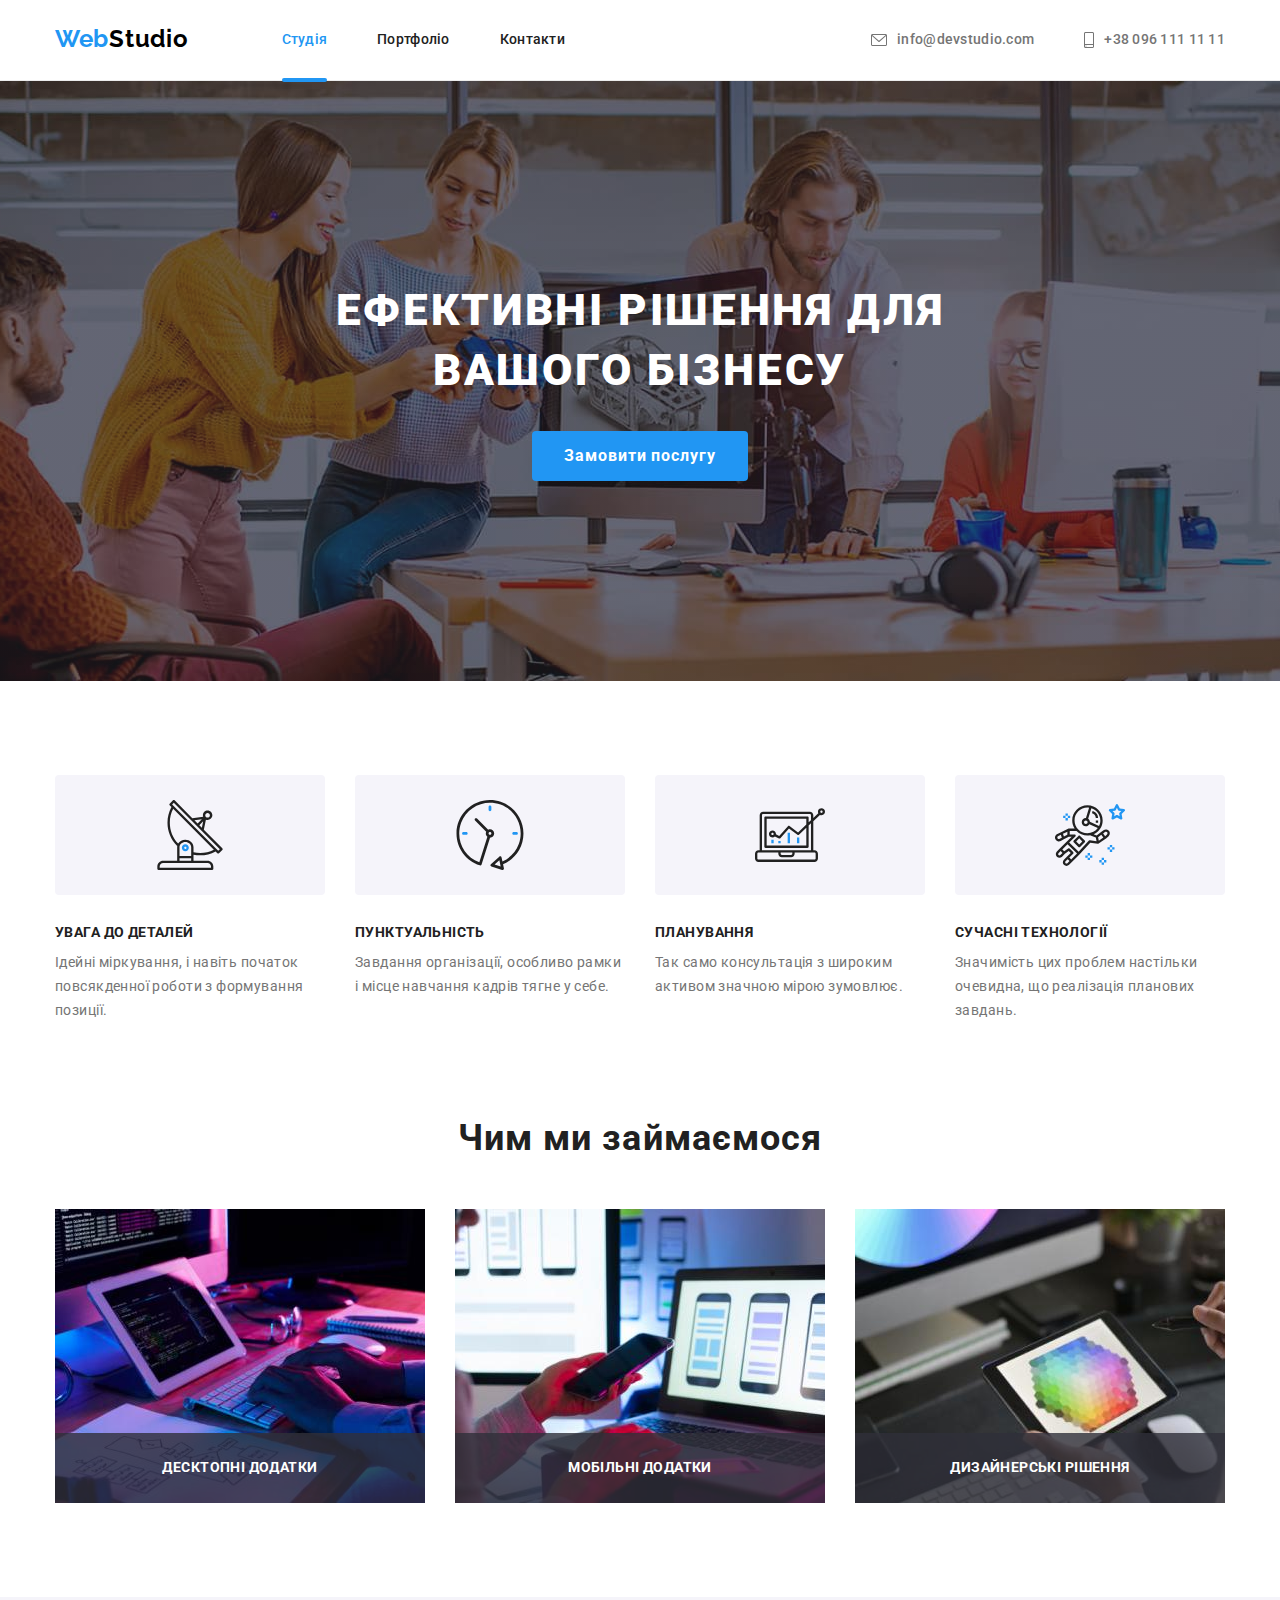
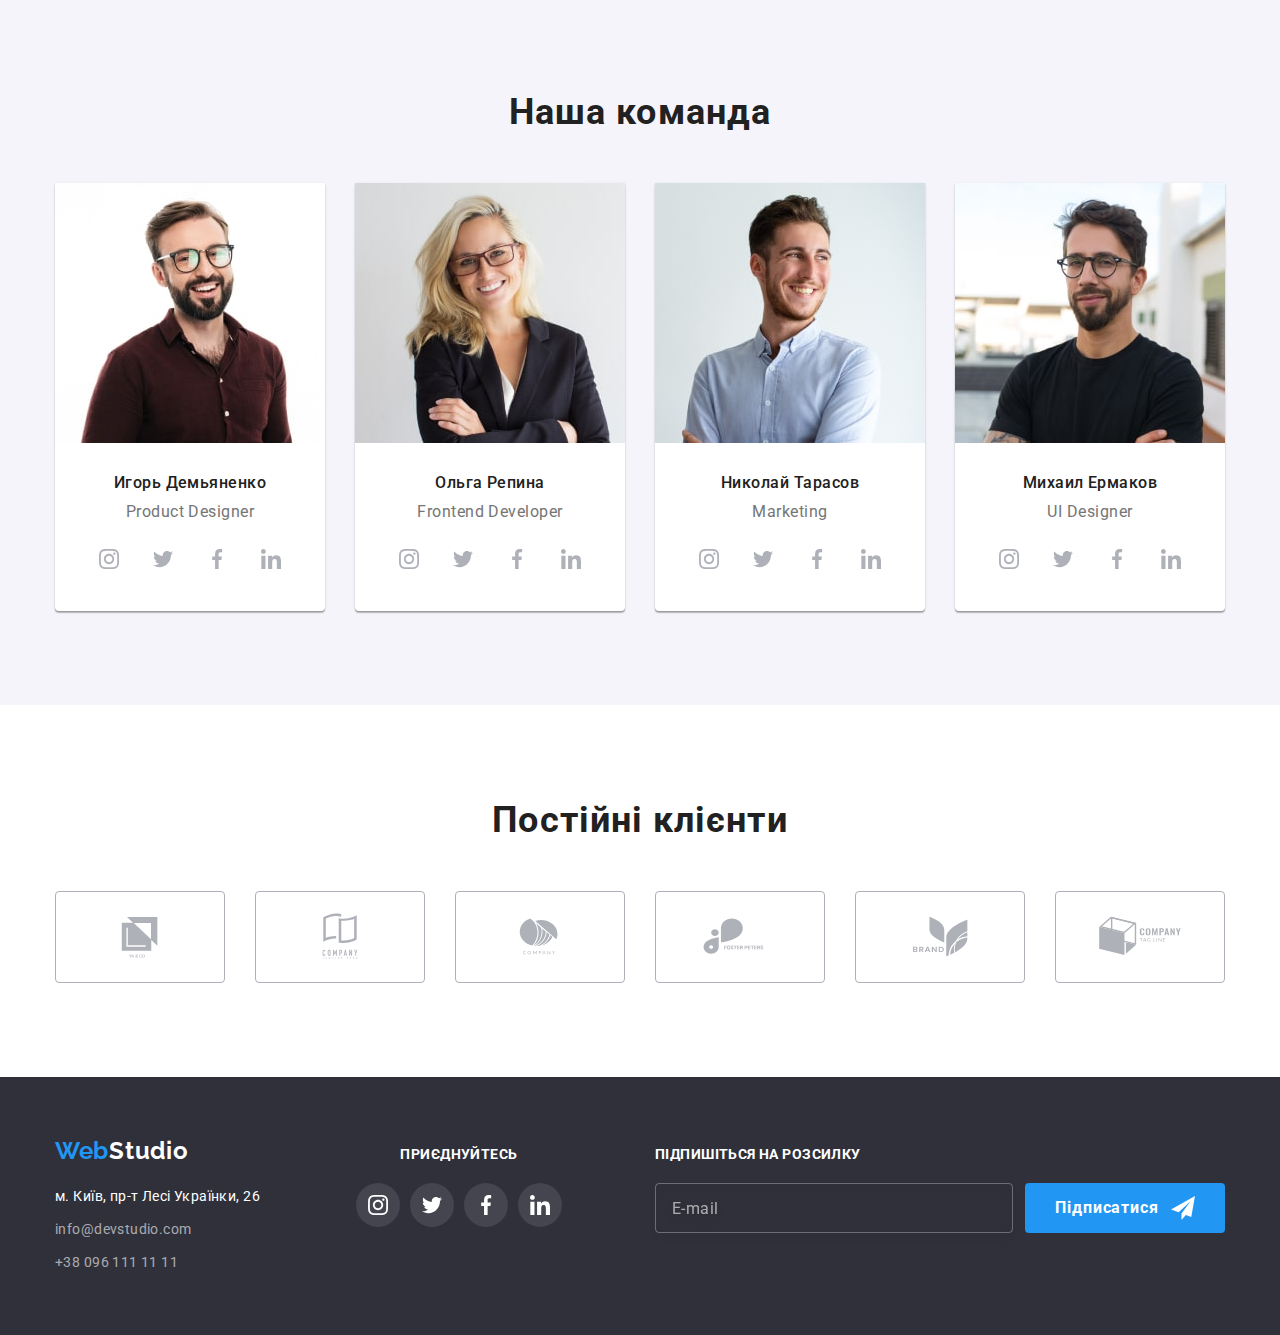
<file: index.html>
<!DOCTYPE html>
<html lang="uk">
  <head>
    <meta charset="UTF-8" />
    <meta http-equiv="X-UA-Compatible" content="IE=edge" />
    <meta name="viewport" content="width=device-width, initial-scale=1.0" />
    <title>Веб студия</title>
    <link rel="icon" href="./images/favicon/letterW.ico" type="images/x-icon" />
    <link rel="preconnect" href="https://fonts.googleapis.com" />
    <link rel="preconnect" href="https://fonts.gstatic.com" crossorigin />
    <link
      href="https://fonts.googleapis.com/css2?family=Raleway:wght@700&family=Roboto:wght@400;500;700;900&display=swap"
      rel="stylesheet"
    />
    <link rel="stylesheet" href="./css/main.min.css" />
  </head>
  <body>
    <header class="header">
      <div class="header__container container">
        <a class="logo" href="./index.html" lang="en"><span class="logo__text">Web</span>Studio</a>

        <nav class="header-nav">
          <ul class="nav-list">
            <li class="nav-list__item">
              <a class="nav-list__link nav-list__link--current" href="./index.html">Студія</a>
            </li>
            <li class="nav-list__item">
              <a class="nav-list__link" href="./portfolio.html">Портфоліо</a>
            </li>
            <li class="nav-list__item"><a class="nav-list__link" href="#contacts">Контакти</a></li>
          </ul>
        </nav>

        <ul class="connect-list">
          <li class="connect-list__item">
            <a class="connect-list__link" href="mailto:info@devstudio.com">
              <svg class="connect-list__icon" width="16" height="12">
                <use href="./images/icons_sprite.svg#mail"></use></svg
              >info@devstudio.com</a
            >
          </li>
          <li class="connect-list__item">
            <a class="connect-list__link" href="tel:+380961111111"
              ><svg class="connect-list__icon" width="10" height="16">
                <use href="./images/icons_sprite.svg#phone"></use></svg
              >+38 096 111 11 11</a
            >
          </li>
        </ul>

        <button class="btn-open" type="button">
          <svg class="btn-open__icon" width="40" height="40" aria-label="Перемикач мобільного меню">
            <use href="./images/icons_sprite.svg#menu_open"></use>
          </svg>
        </button>

        <div class="menu is-hidden">
          <div class="container">
            <button class="menu__btn" type="button">
              <svg class="menu__icon" width="40" height="40" aria-label="Перемикач мобільного меню">
                <use href="./images/icons_sprite.svg#menu_close"></use>
              </svg>
            </button>

            <nav class="menu-nav">
              <ul class="menu-nav__list">
                <li class="menu-nav__item">
                  <a class="menu-nav__link menu-nav__link--current" href="./index.html">Студія</a>
                </li>
                <li class="menu-nav__item">
                  <a class="menu-nav__link" href="./portfolio.html">Портфоліо</a>
                </li>
                <li class="menu-nav__item"><a class="menu-nav__link" href="#">Контакти</a></li>
              </ul>
            </nav>

            <div>
              <ul class="menu-connect-list">
                <li class="menu-connect-list__item">
                  <a class="menu-connect-list__link" href="tel:+380961111111">+38 096 111 11 11</a>
                </li>
                <li class="menu-connect-list__item">
                  <a class="menu-connect-list__link--mail" href="mailto:info@devstudio.com"
                    >info@devstudio.com</a
                  >
                </li>
              </ul>

              <ul class="menu-social-list">
                <li class="menu-social-list__item">
                  <a
                    href="https://www.instagram.com/"
                    class="menu-social-list__link"
                    target="_blank"
                    rel="noopener nofollow noreferrer"
                    lang="en"
                    >Instagram</a
                  >
                </li>
                <li class="menu-social-list__item">
                  <a
                    href="https://twitter.com/"
                    class="menu-social-list__link"
                    target="_blank"
                    rel="noopener nofollow noreferrer"
                    lang="en"
                    >Twitter</a
                  >
                </li>
                <li class="menu-social-list__item">
                  <a
                    href="https://www.facebook.com/"
                    class="menu-social-list__link"
                    target="_blank"
                    rel="noopener nofollow noreferrer"
                    lang="en"
                    >Facebook</a
                  >
                </li>
                <li class="menu-social-list__item">
                  <a
                    href="https://ua.linkedin.com/"
                    class="menu-social-list__link"
                    target="_blank"
                    rel="noopener nofollow noreferrer"
                    lang="en"
                    >LinkedIn</a
                  >
                </li>
              </ul>
            </div>
          </div>
        </div>
      </div>
    </header>

    <main>
      <section class="hero">
        <div class="hero__container container">
          <h1 class="hero__title">Ефективні рішення для вашого бізнесу</h1>
          <button class="btn hero__button" type="button" data-modal-open>Замовити послугу</button>
        </div>
      </section>

      <section class="features">
        <div class="features__container container">
          <h2 class="features__title">Особливості студії</h2>
          <ul class="features-list">
            <li class="features-list__item">
              <div class="features-list__box">
                <svg class="features-list__icon" width="70" height="70">
                  <use href="./images/icons_sprite.svg#antenna"></use>
                </svg>
              </div>
              <h3 class="features-list__title">Увага до деталей</h3>
              <p class="features-list__text">
                Ідейні міркування, і навіть початок повсякденної роботи з формування позиції.
              </p>
            </li>
            <li class="features-list__item">
              <div class="features-list__box">
                <svg class="features-list__icon" width="70" height="70">
                  <use href="./images/icons_sprite.svg#clock"></use>
                </svg>
              </div>
              <h3 class="features-list__title">Пунктуальність</h3>
              <p class="features-list__text">
                Завдання організації, особливо рамки і місце навчання кадрів тягне у себе.
              </p>
            </li>
            <li class="features-list__item">
              <div class="features-list__box">
                <svg class="features-list__icon" width="70" height="70">
                  <use href="./images/icons_sprite.svg#diagram"></use>
                </svg>
              </div>
              <h3 class="features-list__title">Планування</h3>
              <p class="features-list__text">
                Так само консультація з широким активом значною мірою зумовлює.
              </p>
            </li>
            <li class="features-list__item">
              <div class="features-list__box">
                <svg class="features-list__icon" width="70" height="70">
                  <use href="./images/icons_sprite.svg#astronaut"></use>
                </svg>
              </div>
              <h3 class="features-list__title">Сучасні технології</h3>
              <p class="features-list__text">
                Значимість цих проблем настільки очевидна, що реалізація планових завдань.
              </p>
            </li>
          </ul>
        </div>
      </section>

      <section class="works">
        <div class="works__container container">
          <h2 class="works__title">Чим ми займаємося</h2>
          <ul class="works-list">
            <li class="works-list__item">
              <img
                class="works-list__img"
                src="./images/box1.jpg"
                alt="Програміст працює за своїм столом в офісі"
                width="370"
                height="294"
              />
              <h3 class="works-list__text">Десктопні додатки</h3>
            </li>
            <li class="works-list__item">
              <img
                class="works-list__img"
                src="./images/box2.jpg"
                alt="Дизайнер розробляє програму для смартфонів"
                width="370"
                height="294"
              />
              <h3 class="works-list__text">Мобільні додатки</h3>
            </li>
            <li class="works-list__item">
              <img
                class="works-list__img"
                src="./images/box3.jpg"
                alt="Дизайнер працює над вибором кольору на планшеті"
                width="370"
                height="294"
              />
              <h3 class="works-list__text">Дизайнерські рішення</h3>
            </li>
          </ul>
        </div>
      </section>

      <section class="team">
        <div class="team__container container">
          <h2 class="team__title">Наша команда</h2>
          <ul class="team-list">
            <li class="team-list__item">
              <picture>
                <source
                  srcset="
                    ./images/team/team_card1_desktop@1x.jpg 1x,
                    ./images/team/team_card1_desktop@2x.jpg 2x
                  "
                  media="(min-width: 1200px)"
                />
                <source
                  srcset="
                    ./images/team/team_card1_tablet@1x.jpg 1x,
                    ./images/team/team_card1_tablet@2x.jpg 2x
                  "
                  media="(min-width: 768px)"
                />
                <source
                  srcset="
                    ./images/team/team_card1_mobile@1x.jpg 1x,
                    ./images/team/team_card1_mobile@2x.jpg 2x
                  "
                  media="(max-width: 767px)"
                />
                <img
                  class="team-list__img"
                  src="./images/team/team_card1_mobile@1x.jpg"
                  alt="Член команди - Product Designer"
                  width="450"
                  height="460"
                />
              </picture>
              <div class="team-box">
                <h3 class="team-box__title">Игорь Демьяненко</h3>
                <p class="team-box__text" lang="en">Product Designer</p>
                <ul class="soc-list">
                  <li class="soc-list__item">
                    <a
                      href="https://www.instagram.com/"
                      class="soc-list__link"
                      target="_blank"
                      rel="noopener nofollow noreferrer"
                      aria-label="Instagram"
                    >
                      <svg class="soc-list__icon" width="20" height="20">
                        <use href="./images/icons_sprite.svg#instagram"></use>
                      </svg>
                    </a>
                  </li>
                  <li class="soc-list__item">
                    <a
                      href="https://twitter.com/"
                      class="soc-list__link"
                      target="_blank"
                      rel="noopener nofollow noreferrer"
                      aria-label="Twitter"
                    >
                      <svg class="soc-list__icon" width="20" height="20">
                        <use href="./images/icons_sprite.svg#twitter"></use>
                      </svg>
                    </a>
                  </li>
                  <li class="soc-list__item">
                    <a
                      href="https://www.facebook.com/"
                      class="soc-list__link"
                      target="_blank"
                      rel="noopener nofollow noreferrer"
                      aria-label="Facebook"
                    >
                      <svg class="soc-list__icon" width="20" height="20">
                        <use href="./images/icons_sprite.svg#facebook"></use>
                      </svg>
                    </a>
                  </li>
                  <li class="soc-list__item">
                    <a
                      href="https://ua.linkedin.com/"
                      class="soc-list__link"
                      target="_blank"
                      rel="noopener nofollow noreferrer"
                      aria-label="Linkedin"
                    >
                      <svg class="soc-list__icon" width="20" height="20">
                        <use href="./images/icons_sprite.svg#linkedin"></use>
                      </svg>
                    </a>
                  </li>
                </ul>
              </div>
            </li>
            <li class="team-list__item">
              <picture>
                <source
                  srcset="
                    ./images/team/team_card2_desktop@1x.jpg 1x,
                    ./images/team/team_card2_desktop@2x.jpg 2x
                  "
                  media="(min-width: 1200px)"
                />
                <source
                  srcset="
                    ./images/team/team_card2_tablet@1x.jpg 1x,
                    ./images/team/team_card2_tablet@2x.jpg 2x
                  "
                  media="(min-width: 768px)"
                />
                <source
                  srcset="
                    ./images/team/team_card2_mobile@1x.jpg 1x,
                    ./images/team/team_card2_mobile@2x.jpg 2x
                  "
                  media="(max-width: 767px)"
                />
                <img
                  class="team-list__img"
                  src="./images/team/team_card2_mobile@1x.jpg"
                  alt="Член команди - Frontend Developer"
                  width="450"
                  height="460"
                />
              </picture>
              <div class="team-box">
                <h3 class="team-box__title">Ольга Репина</h3>
                <p class="team-box__text" lang="en">Frontend Developer</p>
                <ul class="soc-list">
                  <li class="soc-list__item">
                    <a
                      href="https://www.instagram.com/"
                      class="soc-list__link"
                      target="_blank"
                      rel="noopener nofollow noreferrer"
                      aria-label="Instagram"
                    >
                      <svg class="soc-list__icon" width="20" height="20">
                        <use href="./images/icons_sprite.svg#instagram"></use>
                      </svg>
                    </a>
                  </li>
                  <li class="soc-list__item">
                    <a
                      href="https://twitter.com/"
                      class="soc-list__link"
                      target="_blank"
                      rel="noopener nofollow noreferrer"
                      aria-label="Twitter"
                    >
                      <svg class="soc-list__icon" width="20" height="20">
                        <use href="./images/icons_sprite.svg#twitter"></use>
                      </svg>
                    </a>
                  </li>
                  <li class="soc-list__item">
                    <a
                      href="https://www.facebook.com/"
                      class="soc-list__link"
                      target="_blank"
                      rel="noopener nofollow noreferrer"
                      aria-label="Facebook"
                    >
                      <svg class="soc-list__icon" width="20" height="20">
                        <use href="./images/icons_sprite.svg#facebook"></use>
                      </svg>
                    </a>
                  </li>
                  <li class="soc-list__item">
                    <a
                      href="https://ua.linkedin.com/"
                      class="soc-list__link"
                      target="_blank"
                      rel="noopener nofollow noreferrer"
                      aria-label="Linkedin"
                    >
                      <svg class="soc-list__icon" width="20" height="20">
                        <use href="./images/icons_sprite.svg#linkedin"></use>
                      </svg>
                    </a>
                  </li>
                </ul>
              </div>
            </li>
            <li class="team-list__item">
              <picture>
                <source
                  srcset="
                    ./images/team/team_card3_desktop@1x.jpg 1x,
                    ./images/team/team_card3_desktop@2x.jpg 2x
                  "
                  media="(min-width: 1200px)"
                />
                <source
                  srcset="
                    ./images/team/team_card3_tablet@1x.jpg 1x,
                    ./images/team/team_card3_tablet@2x.jpg 2x
                  "
                  media="(min-width: 768px)"
                />
                <source
                  srcset="
                    ./images/team/team_card3_mobile@1x.jpg 1x,
                    ./images/team/team_card3_mobile@2x.jpg 2x
                  "
                  media="(max-width: 767px)"
                />
                <img
                  class="team-list__img"
                  src="./images/team/team_card3_mobile@1x.jpg"
                  alt="Член команди - Marketing"
                  width="450"
                  height="460"
                />
              </picture>
              <div class="team-box">
                <h3 class="team-box__title">Николай Тарасов</h3>
                <p class="team-box__text" lang="en">Marketing</p>
                <ul class="soc-list">
                  <li class="soc-list__item">
                    <a
                      href="https://www.instagram.com/"
                      class="soc-list__link"
                      target="_blank"
                      rel="noopener nofollow noreferrer"
                      aria-label="Instagram"
                    >
                      <svg class="soc-list__icon" width="20" height="20">
                        <use href="./images/icons_sprite.svg#instagram"></use>
                      </svg>
                    </a>
                  </li>
                  <li class="soc-list__item">
                    <a
                      href="https://twitter.com/"
                      class="soc-list__link"
                      target="_blank"
                      rel="noopener nofollow noreferrer"
                      aria-label="Twitter"
                    >
                      <svg class="soc-list__icon" width="20" height="20">
                        <use href="./images/icons_sprite.svg#twitter"></use>
                      </svg>
                    </a>
                  </li>
                  <li class="soc-list__item">
                    <a
                      href="https://www.facebook.com/"
                      class="soc-list__link"
                      target="_blank"
                      rel="noopener nofollow noreferrer"
                      aria-label="Facebook"
                    >
                      <svg class="soc-list__icon" width="20" height="20">
                        <use href="./images/icons_sprite.svg#facebook"></use>
                      </svg>
                    </a>
                  </li>
                  <li class="soc-list__item">
                    <a
                      href="https://ua.linkedin.com/"
                      class="soc-list__link"
                      target="_blank"
                      rel="noopener nofollow noreferrer"
                      aria-label="Linkedin"
                    >
                      <svg class="soc-list__icon" width="20" height="20">
                        <use href="./images/icons_sprite.svg#linkedin"></use>
                      </svg>
                    </a>
                  </li>
                </ul>
              </div>
            </li>
            <li class="team-list__item">
              <picture>
                <source
                  srcset="
                    ./images/team/team_card4_desktop@1x.jpg 1x,
                    ./images/team/team_card4_desktop@2x.jpg 2x
                  "
                  media="(min-width: 1200px)"
                />
                <source
                  srcset="
                    ./images/team/team_card4_tablet@1x.jpg 1x,
                    ./images/team/team_card4_tablet@2x.jpg 2x
                  "
                  media="(min-width: 768px)"
                />
                <source
                  srcset="
                    ./images/team/team_card4_mobile@1x.jpg 1x,
                    ./images/team/team_card4_mobile@2x.jpg 2x
                  "
                  media="(max-width: 767px)"
                />
                <img
                  class="team-list__img"
                  src="./images/team/team_card4_mobile@1x.jpg"
                  alt="Член команди - UI Designer"
                  width="450"
                  height="460"
                />
              </picture>
              <div class="team-box">
                <h3 class="team-box__title">Михаил Ермаков</h3>
                <p class="team-box__text" lang="en">UI Designer</p>
                <ul class="soc-list">
                  <li class="soc-list__item">
                    <a
                      href="https://www.instagram.com/"
                      class="soc-list__link"
                      target="_blank"
                      rel="noopener nofollow noreferrer"
                      aria-label="Instagram"
                    >
                      <svg class="soc-list__icon" width="20" height="20">
                        <use href="./images/icons_sprite.svg#instagram"></use>
                      </svg>
                    </a>
                  </li>
                  <li class="soc-list__item">
                    <a
                      href="https://twitter.com/"
                      class="soc-list__link"
                      target="_blank"
                      rel="noopener nofollow noreferrer"
                      aria-label="Twitter"
                    >
                      <svg class="soc-list__icon" width="20" height="20">
                        <use href="./images/icons_sprite.svg#twitter"></use>
                      </svg>
                    </a>
                  </li>
                  <li class="soc-list__item">
                    <a
                      href="https://www.facebook.com/"
                      class="soc-list__link"
                      target="_blank"
                      rel="noopener nofollow noreferrer"
                      aria-label="Facebook"
                    >
                      <svg class="soc-list__icon" width="20" height="20">
                        <use href="./images/icons_sprite.svg#facebook"></use>
                      </svg>
                    </a>
                  </li>
                  <li class="soc-list__item">
                    <a
                      href="https://ua.linkedin.com/"
                      class="soc-list__link"
                      target="_blank"
                      rel="noopener nofollow noreferrer"
                      aria-label="Linkedin"
                    >
                      <svg class="soc-list__icon" width="20" height="20">
                        <use href="./images/icons_sprite.svg#linkedin"></use>
                      </svg>
                    </a>
                  </li>
                </ul>
              </div>
            </li>
          </ul>
        </div>
      </section>

      <section class="clients">
        <div class="clients__container container">
          <h2 class="clients__title">Постійні клієнти</h2>
          <ul class="clients-list">
            <li class="clients-list__item">
              <a href="" class="clients-list__link">
                <svg class="clients-list__icon" width="210" height="92">
                  <use href="./images/icons_sprite.svg#logo_company_1"></use>
                </svg>
              </a>
            </li>
            <li class="clients-list__item">
              <a href="" class="clients-list__link">
                <svg class="clients-list__icon" width="210" height="92">
                  <use href="./images/icons_sprite.svg#logo_company_2"></use>
                </svg>
              </a>
            </li>
            <li class="clients-list__item">
              <a href="" class="clients-list__link">
                <svg class="clients-list__icon" width="210" height="92">
                  <use href="./images/icons_sprite.svg#logo_company_3"></use>
                </svg>
              </a>
            </li>
            <li class="clients-list__item">
              <a href="" class="clients-list__link">
                <svg class="clients-list__icon" width="210" height="92">
                  <use href="./images/icons_sprite.svg#logo_company_4"></use>
                </svg>
              </a>
            </li>
            <li class="clients-list__item">
              <a href="" class="clients-list__link">
                <svg class="clients-list__icon" width="210" height="92">
                  <use href="./images/icons_sprite.svg#logo_company_5"></use>
                </svg>
              </a>
            </li>
            <li class="clients-list__item">
              <a href="" class="clients-list__link">
                <svg class="clients-list__icon" width="210" height="92">
                  <use href="./images/icons_sprite.svg#logo_company_6"></use>
                </svg>
              </a>
            </li>
          </ul>
        </div>
      </section>
    </main>

    <footer class="footer" id="contacts">
      <div class="footer__container container">
        <div class="info-box">
          <a class="logo logo--white" href="./index.html" lang="en"
            ><span class="logo__text">Web</span>Studio</a
          >
          <address class="address">
            <ul class="address-list">
              <li class="address-list__item">
                <a
                  class="address-list__link address-list__link--white"
                  href="https://goo.gl/maps/3rtRQ8NqnFvh8g3G8"
                  target="_blank"
                  rel="noopener nofollow noreferrer"
                  >м. Київ, пр-т Лесі Українки, 26</a
                >
              </li>
              <li class="address-list__item">
                <a class="address-list__link" href="mailto:info@devstudio.com"
                  >info@devstudio.com</a
                >
              </li>
              <li class="address-list__item">
                <a class="address-list__link" href="tel:+380961111111">+38 096 111 11 11</a>
              </li>
            </ul>
          </address>
        </div>
        <div class="soc-box">
          <b class="soc-box__text">Приєднуйтесь</b>
          <ul class="soc-list">
            <li class="soc-list__item">
              <a
                href="https://www.instagram.com/"
                class="soc-list__link soc-list__link--dark"
                target="_blank"
                rel="noopener nofollow noreferrer"
                aria-label="Instagram"
              >
                <svg class="soc-list__icon" width="20" height="20">
                  <use href="./images/icons_sprite.svg#instagram"></use>
                </svg>
              </a>
            </li>
            <li class="soc-list__item">
              <a
                href="https://twitter.com/"
                class="soc-list__link soc-list__link--dark"
                target="_blank"
                rel="noopener nofollow noreferrer"
                aria-label="Twitter"
              >
                <svg class="soc-list__icon" width="20" height="20">
                  <use href="./images/icons_sprite.svg#twitter"></use>
                </svg>
              </a>
            </li>
            <li class="soc-list__item">
              <a
                href="https://www.facebook.com/"
                class="soc-list__link soc-list__link--dark"
                target="_blank"
                rel="noopener nofollow noreferrer"
                aria-label="Facebook"
              >
                <svg class="soc-list__icon" width="20" height="20">
                  <use href="./images/icons_sprite.svg#facebook"></use>
                </svg>
              </a>
            </li>
            <li class="soc-list__item">
              <a
                href="https://ua.linkedin.com/"
                class="soc-list__link soc-list__link--dark"
                target="_blank"
                rel="noopener nofollow noreferrer"
                aria-label="Linkedin"
              >
                <svg class="soc-list__icon" width="20" height="20">
                  <use href="./images/icons_sprite.svg#linkedin"></use>
                </svg>
              </a>
            </li>
          </ul>
        </div>
        <div class="form-box">
          <b class="form-box__text">Підпишіться на розсилку</b>
          <form class="form" name="subscription-form">
            <input class="form__input" type="email" name="email" placeholder="E-mail" required />
            <button class="btn form__btn" type="submit">
              <span class="btn__text">Підписатися</span>
              <svg class="form-icon" width="24" height="24">
                <use href="./images/icons_sprite.svg#send"></use>
              </svg>
            </button>
          </form>
        </div>
      </div>
    </footer>

    <!-- модальное окно  -->
    <div class="backdrop is-hidden" data-modal>
      <div class="modal">
        <button class="modal__button" type="button" data-modal-close>
          <svg class="modal__icon" width="11" height="11">
            <use href="./images/icons_sprite.svg#close"></use>
          </svg>
        </button>
        <b class="modal__title">Залиште свої дані, ми вам передзвонимо</b>
        <form class="modal-form">
          <div class="modal-form__wrap">
            <label class="modal-form__label" for="name">Ім'я</label>
            <div class="modal-form__box">
              <input class="modal-form__input" type="text" name="name" id="name" required />
              <svg class="modal-form__icon" width="18" height="18">
                <use href="./images/icons_sprite.svg#form_name"></use>
              </svg>
            </div>
          </div>

          <div class="modal-form__wrap">
            <label class="modal-form__label" for="tel">Телефон</label>
            <div class="modal-form__box">
              <input class="modal-form__input" type="tel" name="tel" id="tel" required />
              <svg class="modal-form__icon" width="18" height="18">
                <use href="./images/icons_sprite.svg#form_phone"></use>
              </svg>
            </div>
          </div>
          <div class="modal-form__wrap">
            <label class="modal-form__label" for="email">Пошта</label>
            <div class="modal-form__box">
              <input class="modal-form__input" type="email" name="email" id="email" required />
              <svg class="modal-form__icon" width="18" height="18">
                <use href="./images/icons_sprite.svg#form_email"></use>
              </svg>
            </div>
          </div>
          <div class="modal-form__wrap modal-form__wrap--textarea">
            <label class="modal-form__label" for="comment">Коментар</label>
            <textarea
              class="modal-form__text"
              name="comment"
              id="comment"
              placeholder="Введіть текст"
            ></textarea>
          </div>

          <div class="policy">
            <input
              class="policy__checkbox"
              type="checkbox"
              name="policy"
              id="policy"
              value="policy"
              required
            />
            <label class="policy__label" for="policy"
              ><span class="policy__thumb">
                <svg class="policy__icon" width="16" height="15">
                  <use href="./images/icons_sprite.svg#checkbox"></use></svg></span
              >Погоджуюся з розсилкою та приймаю&nbsp;<a class="policy__link" href=""
                >Умови договору</a
              ></label
            >
          </div>

          <button class="modal-form__btn btn" type="submit">Відправити</button>
        </form>
      </div>
    </div>

    <script src="./js/menu.js" type="module"></script>
    <script src="./js/modal.js" type="module"></script>
    <!-- <script src="./js/index.js" type="module"></script> -->
  </body>
</html>
</file>
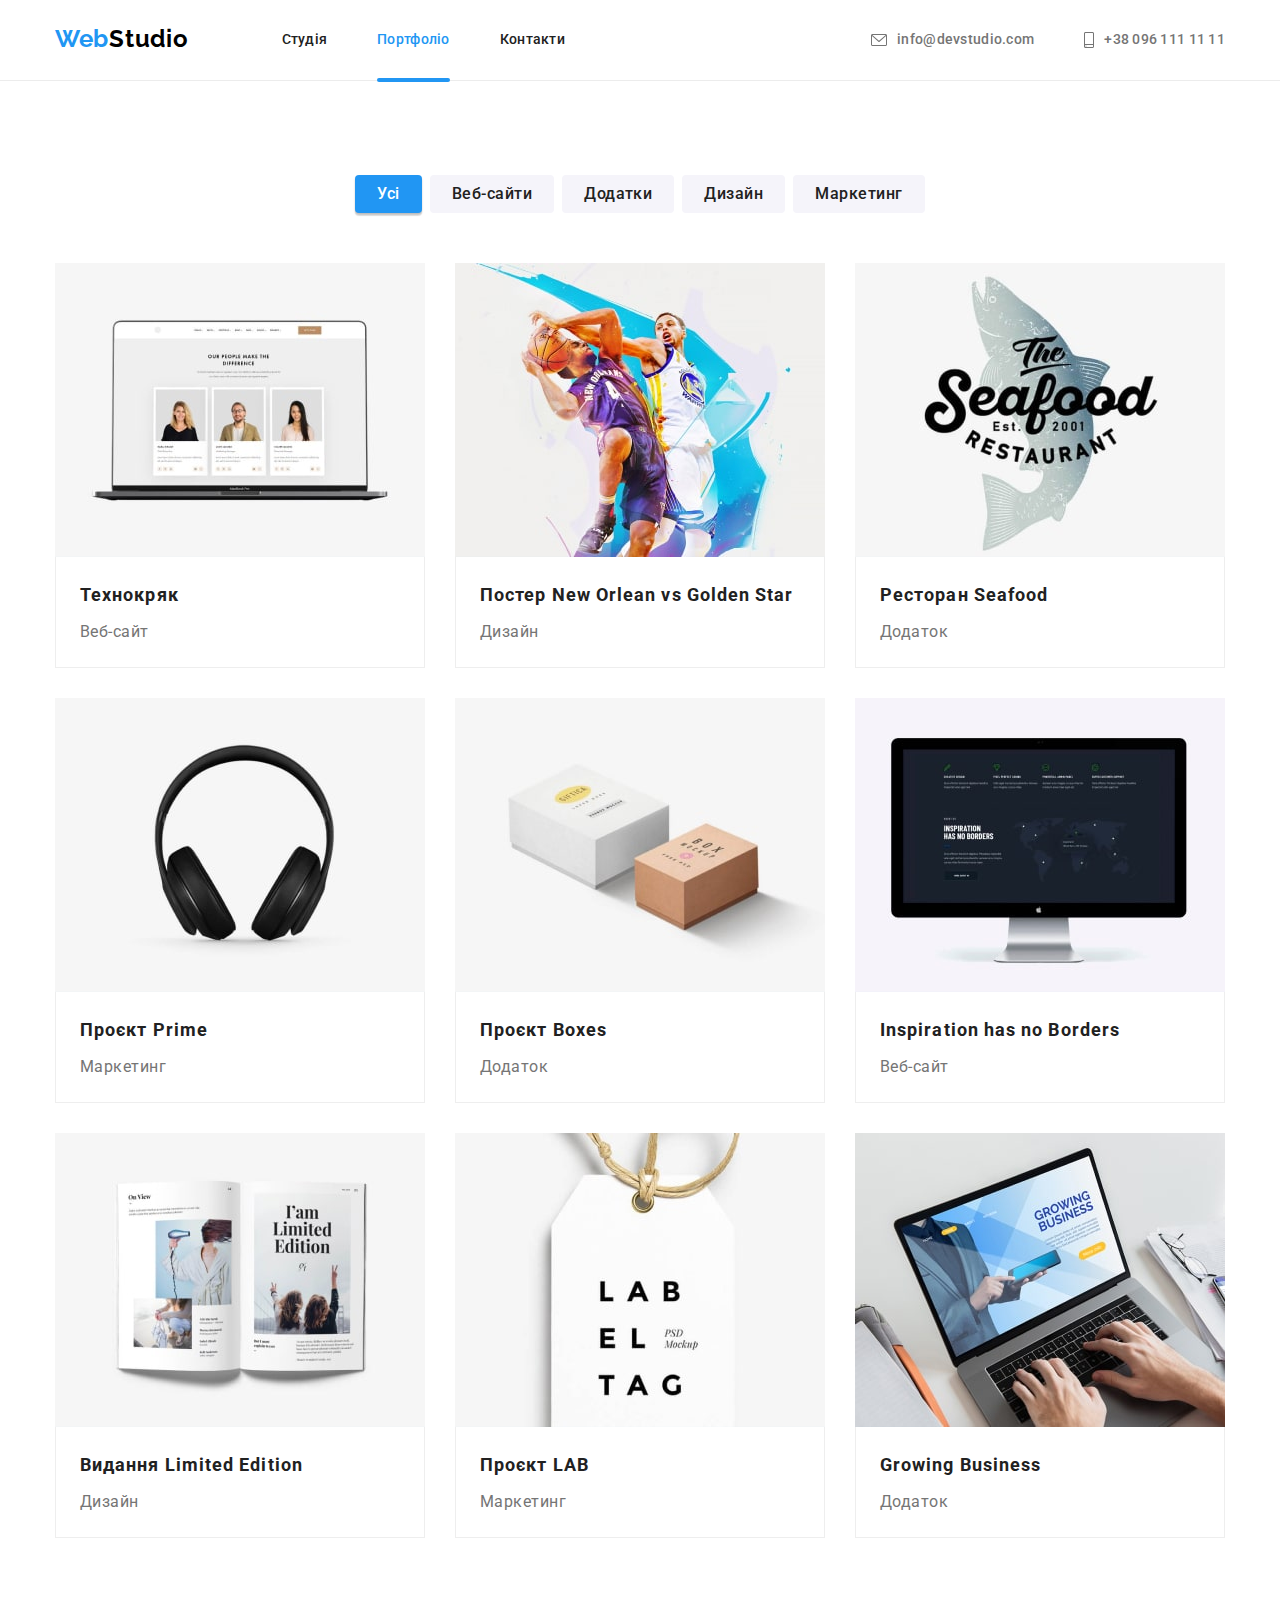
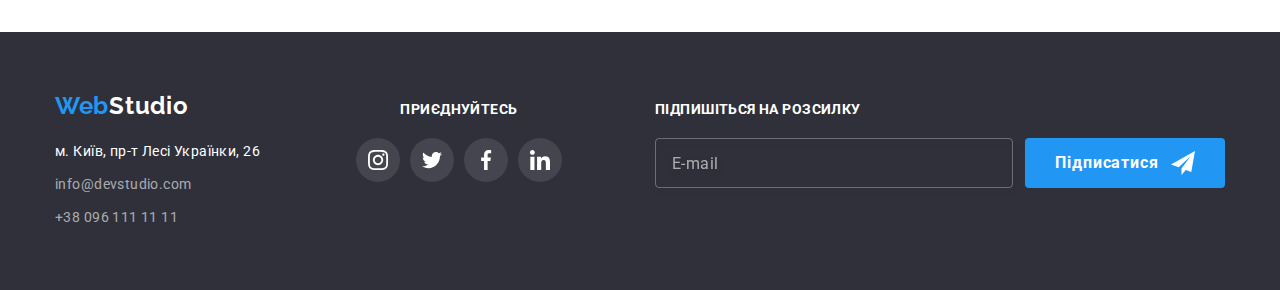
<file: portfolio.html>
<!DOCTYPE html>
<html lang="ru">
  <head>
    <meta charset="UTF-8" />
    <meta http-equiv="X-UA-Compatible" content="IE=edge" />
    <meta name="viewport" content="width=device-width, initial-scale=1.0" />
    <title>Веб студия</title>
    <link rel="icon" href="./images/favicon/letterW.ico" type="images/x-icon" />
    <link rel="preconnect" href="https://fonts.googleapis.com" />
    <link rel="preconnect" href="https://fonts.gstatic.com" crossorigin />
    <link
      href="https://fonts.googleapis.com/css2?family=Raleway:wght@700&family=Roboto:wght@400;500;700;900&display=swap"
      rel="stylesheet"
    />
    <link rel="stylesheet" href="./css/main.min.css" />
  </head>
  <body>
    <header class="header">
      <div class="header__container container">
        <a class="logo" href="./index.html" lang="en"><span class="logo__text">Web</span>Studio</a>

        <nav class="header-nav">
          <ul class="nav-list">
            <li class="nav-list__item">
              <a class="nav-list__link" href="./index.html">Студія</a>
            </li>
            <li class="nav-list__item">
              <a class="nav-list__link nav-list__link--current" href="./portfolio.html"
                >Портфоліо</a
              >
            </li>
            <li class="nav-list__item"><a class="nav-list__link" href="#contacts">Контакти</a></li>
          </ul>
        </nav>

        <ul class="connect-list">
          <li class="connect-list__item">
            <a class="connect-list__link" href="mailto:info@devstudio.com">
              <svg class="connect-list__icon" width="16" height="12">
                <use href="./images/icons_sprite.svg#mail"></use></svg
              >info@devstudio.com</a
            >
          </li>
          <li class="connect-list__item">
            <a class="connect-list__link" href="tel:+380961111111"
              ><svg class="connect-list__icon" width="10" height="16">
                <use href="./images/icons_sprite.svg#phone"></use></svg
              >+38 096 111 11 11</a
            >
          </li>
        </ul>

        <button class="btn-open" type="button">
          <svg class="btn-open__icon" width="40" height="40" aria-label="Перемикач мобільного меню">
            <use href="./images/icons_sprite.svg#menu_open"></use>
          </svg>
        </button>

        <div class="menu is-hidden">
          <div class="container">
            <button class="menu__btn" type="button">
              <svg class="menu__icon" width="40" height="40" aria-label="Перемикач мобільного меню">
                <use href="./images/icons_sprite.svg#menu_close"></use>
              </svg>
            </button>

            <nav class="menu-nav">
              <ul class="menu-nav__list">
                <li class="menu-nav__item">
                  <a class="menu-nav__link" href="./index.html">Студія</a>
                </li>
                <li class="menu-nav__item">
                  <a class="menu-nav__link menu-nav__link--current" href="./portfolio.html"
                    >Портфоліо</a
                  >
                </li>
                <li class="menu-nav__item"><a class="menu-nav__link" href="#">Контакти</a></li>
              </ul>
            </nav>

            <div>
              <ul class="menu-connect-list">
                <li class="menu-connect-list__item">
                  <a class="menu-connect-list__link" href="tel:+380961111111">+38 096 111 11 11</a>
                </li>
                <li class="menu-connect-list__item">
                  <a class="menu-connect-list__link--mail" href="mailto:info@devstudio.com"
                    >info@devstudio.com</a
                  >
                </li>
              </ul>

              <ul class="menu-social-list">
                <li class="menu-social-list__item">
                  <a
                    href="https://www.instagram.com/"
                    class="menu-social-list__link"
                    target="_blank"
                    rel="noopener nofollow noreferrer"
                    lang="en"
                    >Instagram</a
                  >
                </li>
                <li class="menu-social-list__item">
                  <a
                    href="https://twitter.com/"
                    class="menu-social-list__link"
                    target="_blank"
                    rel="noopener nofollow noreferrer"
                    lang="en"
                    >Twitter</a
                  >
                </li>
                <li class="menu-social-list__item">
                  <a
                    href="https://www.facebook.com/"
                    class="menu-social-list__link"
                    target="_blank"
                    rel="noopener nofollow noreferrer"
                    lang="en"
                    >Facebook</a
                  >
                </li>
                <li class="menu-social-list__item">
                  <a
                    href="https://ua.linkedin.com/"
                    class="menu-social-list__link"
                    target="_blank"
                    rel="noopener nofollow noreferrer"
                    lang="en"
                    >LinkedIn</a
                  >
                </li>
              </ul>
            </div>
          </div>
        </div>
      </div>
    </header>

    <main>
      <section class="portfolio">
        <div class="portfolio__container container">
          <h2 class="portfolio__title">Портфоліо</h2>
          <ul class="btn-list filter-js">
            <li class="btn-list__item">
              <button
                class="btn btn-list__btn btn-list__btn--current"
                type="button"
                data-filter="filter-all-js"
              >
                Усі
              </button>
            </li>
            <li class="btn-list__item">
              <button class="btn btn-list__btn" type="button" data-filter="filter-web-site-js">
                Веб-сайти
              </button>
            </li>
            <li class="btn-list__item">
              <button class="btn btn-list__btn" type="button" data-filter="filter-application-js">
                Додатки
              </button>
            </li>
            <li class="btn-list__item">
              <button class="btn btn-list__btn" type="button" data-filter="filter-design-js">
                Дизайн
              </button>
            </li>
            <li class="btn-list__item">
              <button class="btn btn-list__btn" type="button" data-filter="filter-marketing-js">
                Маркетинг
              </button>
            </li>
          </ul>

          <ul class="card-list">
            <li class="card-list__item filter-web-site-js">
              <a class="card-list__link" href="">
                <div class="card-list__thumb">
                  <picture>
                    <source
                      srcset="
                        ./images/portfolio/project1_desktop@1x.jpg 1x,
                        ./images/portfolio/project1_desktop@2x.jpg 2x
                      "
                      media="(min-width: 1200px)"
                    />
                    <source
                      srcset="
                        ./images/portfolio/project1_tablet@1x.jpg 1x,
                        ./images/portfolio/project1_tablet@2x.jpg 2x
                      "
                      media="(min-width: 768px)"
                    />
                    <source
                      srcset="
                        ./images/portfolio/project1_mobile@1x.jpg 1x,
                        ./images/portfolio/project1_mobile@2x.jpg 2x
                      "
                      media="(max-width: 767px)"
                    />
                    <img
                      class="card-list__img"
                      src="./images/portfolio/project1_mobile@1x.jpg"
                      alt="Веб-сайт Технокряк"
                      width="450"
                      height="294"
                    />
                  </picture>
                  <p class="card-list__action">
                    Ресурс пропонує комплексні пропозиції з різним рівнем функціоналу та сервісів.
                    Все це дозволить відвідувачу отримати вичерпні відомості про компанію чи
                    приватну особу.
                  </p>
                </div>
                <div class="card-list__wrap">
                  <h3 class="card-list__title">Технокряк</h3>
                  <p class="card-list__text">Веб-сайт</p>
                </div>
              </a>
            </li>
            <li class="card-list__item filter-design-js">
              <a class="card-list__link" href="">
                <div class="card-list__thumb">
                  <picture>
                    <source
                      srcset="
                        ./images/portfolio/project2_desktop@1x.jpg 1x,
                        ./images/portfolio/project2_desktop@2x.jpg 2x
                      "
                      media="(min-width: 1200px)"
                    />
                    <source
                      srcset="
                        ./images/portfolio/project2_tablet@1x.jpg 1x,
                        ./images/portfolio/project2_tablet@2x.jpg 2x
                      "
                      media="(min-width: 768px)"
                    />
                    <source
                      srcset="
                        ./images/portfolio/project2_mobile@1x.jpg 1x,
                        ./images/portfolio/project2_mobile@2x.jpg 2x
                      "
                      media="(max-width: 767px)"
                    />
                    <img
                      class="card-list__img"
                      src="./images/portfolio/project2_mobile@1x.jpg"
                      alt="Постер New Orlean vs Golden Star"
                      width="450"
                      height="294"
                    />
                  </picture>
                  <p class="card-list__action">
                    Lorem ipsum dolor sit amet consectetur adipisicing elit. Ex, assumenda.
                  </p>
                </div>
                <div class="card-list__wrap">
                  <h3 class="card-list__title">
                    Постер <span lang="en">New Orlean vs Golden Star</span>
                  </h3>
                  <p class="card-list__text">Дизайн</p>
                </div>
              </a>
            </li>
            <li class="card-list__item filter-application-js">
              <a class="card-list__link" href="">
                <div class="card-list__thumb">
                  <picture>
                    <source
                      srcset="
                        ./images/portfolio/project3_desktop@1x.jpg 1x,
                        ./images/portfolio/project3_desktop@2x.jpg 2x
                      "
                      media="(min-width: 1200px)"
                    />
                    <source
                      srcset="
                        ./images/portfolio/project3_tablet@1x.jpg 1x,
                        ./images/portfolio/project3_tablet@2x.jpg 2x
                      "
                      media="(min-width: 768px)"
                    />
                    <source
                      srcset="
                        ./images/portfolio/project3_mobile@1x.jpg 1x,
                        ./images/portfolio/project3_mobile@2x.jpg 2x
                      "
                      media="(max-width: 767px)"
                    />
                    <img
                      class="card-list__img"
                      src="./images/portfolio/project3_mobile@1x.jpg"
                      alt="Додаток ресторану Seafood"
                      width="450"
                      height="294"
                    />
                  </picture>
                  <p class="card-list__action">
                    Lorem ipsum dolor sit amet consectetur adipisicing elit. Ex, assumenda.
                  </p>
                </div>
                <div class="card-list__wrap">
                  <h3 class="card-list__title">Ресторан <span lang="en">Seafood</span></h3>
                  <p class="card-list__text">Додаток</p>
                </div>
              </a>
            </li>
            <li class="card-list__item filter-marketing-js">
              <a class="card-list__link" href="">
                <div class="card-list__thumb">
                  <picture>
                    <source
                      srcset="
                        ./images/portfolio/project4_desktop@1x.jpg 1x,
                        ./images/portfolio/project4_desktop@2x.jpg 2x
                      "
                      media="(min-width: 1200px)"
                    />
                    <source
                      srcset="
                        ./images/portfolio/project4_tablet@1x.jpg 1x,
                        ./images/portfolio/project4_tablet@2x.jpg 2x
                      "
                      media="(min-width: 768px)"
                    />
                    <source
                      srcset="
                        ./images/portfolio/project4_mobile@1x.jpg 1x,
                        ./images/portfolio/project4_mobile@2x.jpg 2x
                      "
                      media="(max-width: 767px)"
                    />
                    <img
                      class="card-list__img"
                      src="./images/portfolio/project4_mobile@1x.jpg"
                      alt="Проєкт Prime"
                      width="450"
                      height="294"
                    />
                  </picture>
                  <p class="card-list__action">
                    Lorem ipsum dolor sit amet consectetur adipisicing elit. Ex, assumenda.
                  </p>
                </div>
                <div class="card-list__wrap">
                  <h3 class="card-list__title">Проєкт <span lang="en">Prime</span></h3>
                  <p class="card-list__text">Маркетинг</p>
                </div>
              </a>
            </li>
            <li class="card-list__item filter-application-js">
              <a class="card-list__link" href="">
                <div class="card-list__thumb">
                  <picture>
                    <source
                      srcset="
                        ./images/portfolio/project5_desktop@1x.jpg 1x,
                        ./images/portfolio/project5_desktop@2x.jpg 2x
                      "
                      media="(min-width: 1200px)"
                    />
                    <source
                      srcset="
                        ./images/portfolio/project5_tablet@1x.jpg 1x,
                        ./images/portfolio/project5_tablet@2x.jpg 2x
                      "
                      media="(min-width: 768px)"
                    />
                    <source
                      srcset="
                        ./images/portfolio/project5_mobile@1x.jpg 1x,
                        ./images/portfolio/project5_mobile@2x.jpg 2x
                      "
                      media="(max-width: 767px)"
                    />
                    <img
                      class="card-list__img"
                      src="./images/portfolio/project5_mobile@1x.jpg"
                      alt="Проєкт Boxes"
                      width="450"
                      height="294"
                    />
                  </picture>
                  <p class="card-list__action">
                    Lorem ipsum dolor sit amet consectetur adipisicing elit. Ex, assumenda.
                  </p>
                </div>
                <div class="card-list__wrap">
                  <h3 class="card-list__title">Проєкт <span lang="en">Boxes</span></h3>
                  <p class="card-list__text">Додаток</p>
                </div>
              </a>
            </li>
            <li class="card-list__item filter-web-site-js">
              <a class="card-list__link" href="">
                <div class="card-list__thumb">
                  <picture>
                    <source
                      srcset="
                        ./images/portfolio/project6_desktop@1x.jpg 1x,
                        ./images/portfolio/project6_desktop@2x.jpg 2x
                      "
                      media="(min-width: 1200px)"
                    />
                    <source
                      srcset="
                        ./images/portfolio/project6_tablet@1x.jpg 1x,
                        ./images/portfolio/project6_tablet@2x.jpg 2x
                      "
                      media="(min-width: 768px)"
                    />
                    <source
                      srcset="
                        ./images/portfolio/project6_mobile@1x.jpg 1x,
                        ./images/portfolio/project6_mobile@2x.jpg 2x
                      "
                      media="(max-width: 767px)"
                    />
                    <img
                      class="card-list__img"
                      src="./images/portfolio/project6_mobile@1x.jpg"
                      alt="Веб-сайт Inspiration has no Borders"
                      width="450"
                      height="294"
                    />
                  </picture>
                  <p class="card-list__action">
                    Lorem ipsum dolor sit amet consectetur adipisicing elit. Ex, assumenda.
                  </p>
                </div>
                <div class="card-list__wrap">
                  <h3 class="card-list__title" lang="en">Inspiration has no Borders</h3>
                  <p class="card-list__text">Веб-сайт</p>
                </div>
              </a>
            </li>
            <li class="card-list__item filter-design-js">
              <a class="card-list__link" href="">
                <div class="card-list__thumb">
                  <picture>
                    <source
                      srcset="
                        ./images/portfolio/project7_desktop@1x.jpg 1x,
                        ./images/portfolio/project7_desktop@2x.jpg 2x
                      "
                      media="(min-width: 1200px)"
                    />
                    <source
                      srcset="
                        ./images/portfolio/project7_tablet@1x.jpg 1x,
                        ./images/portfolio/project7_tablet@2x.jpg 2x
                      "
                      media="(min-width: 768px)"
                    />
                    <source
                      srcset="
                        ./images/portfolio/project7_mobile@1x.jpg 1x,
                        ./images/portfolio/project7_mobile@2x.jpg 2x
                      "
                      media="(max-width: 767px)"
                    />
                    <img
                      class="card-list__img"
                      src="./images/portfolio/project7_mobile@1x.jpg"
                      alt="Видання Limited Edition"
                      width="450"
                      height="294"
                    />
                  </picture>
                  <p class="card-list__action">
                    Lorem ipsum dolor sit amet consectetur adipisicing elit. Ex, assumenda.
                  </p>
                </div>
                <div class="card-list__wrap">
                  <h3 class="card-list__title">Видання <span lang="en">Limited Edition</span></h3>
                  <p class="card-list__text">Дизайн</p>
                </div>
              </a>
            </li>
            <li class="card-list__item filter-marketing-js">
              <a class="card-list__link" href="">
                <div class="card-list__thumb">
                  <picture>
                    <source
                      srcset="
                        ./images/portfolio/project8_desktop@1x.jpg 1x,
                        ./images/portfolio/project8_desktop@2x.jpg 2x
                      "
                      media="(min-width: 1200px)"
                    />
                    <source
                      srcset="
                        ./images/portfolio/project8_tablet@1x.jpg 1x,
                        ./images/portfolio/project8_tablet@2x.jpg 2x
                      "
                      media="(min-width: 768px)"
                    />
                    <source
                      srcset="
                        ./images/portfolio/project8_mobile@1x.jpg 1x,
                        ./images/portfolio/project8_mobile@2x.jpg 2x
                      "
                      media="(max-width: 767px)"
                    />
                    <img
                      class="card-list__img"
                      src="./images/portfolio/project8_mobile@1x.jpg"
                      alt="Проєкт LAB"
                      width="450"
                      height="294"
                    />
                  </picture>
                  <p class="card-list__action">
                    Lorem ipsum dolor sit amet consectetur adipisicing elit. Ex, assumenda.
                  </p>
                </div>
                <div class="card-list__wrap">
                  <h3 class="card-list__title">Проєкт <span lang="en">LAB</span></h3>
                  <p class="card-list__text">Маркетинг</p>
                </div>
              </a>
            </li>
            <li class="card-list__item filter-application-js">
              <a class="card-list__link" href="">
                <div class="card-list__thumb">
                  <picture>
                    <source
                      srcset="
                        ./images/portfolio/project9_desktop@1x.jpg 1x,
                        ./images/portfolio/project9_desktop@2x.jpg 2x
                      "
                      media="(min-width: 1200px)"
                    />
                    <source
                      srcset="
                        ./images/portfolio/project9_tablet@1x.jpg 1x,
                        ./images/portfolio/project9_tablet@2x.jpg 2x
                      "
                      media="(min-width: 768px)"
                    />
                    <source
                      srcset="
                        ./images/portfolio/project9_mobile@1x.jpg 1x,
                        ./images/portfolio/project9_mobile@2x.jpg 2x
                      "
                      media="(max-width: 767px)"
                    />
                    <img
                      class="card-list__img"
                      src="./images/portfolio/project9_mobile@1x.jpg"
                      alt="Додаток Growing Business"
                      width="450"
                      height="294"
                    />
                  </picture>
                  <p class="card-list__action">
                    Lorem ipsum dolor sit amet consectetur adipisicing elit. Ex, assumenda.
                  </p>
                </div>
                <div class="card-list__wrap">
                  <h3 class="card-list__title" lang="en">Growing Business</h3>
                  <p class="card-list__text">Додаток</p>
                </div>
              </a>
            </li>
          </ul>
        </div>
      </section>
    </main>

    <footer class="footer" id="contacts">
      <div class="footer__container container">
        <div class="info-box">
          <a class="logo logo--white" href="./index.html" lang="en"
            ><span class="logo__text">Web</span>Studio</a
          >
          <address class="address">
            <ul class="address-list">
              <li class="address-list__item">
                <a
                  class="address-list__link address-list__link--white"
                  href="https://goo.gl/maps/3rtRQ8NqnFvh8g3G8"
                  target="_blank"
                  rel="noopener nofollow noreferrer"
                  >м. Київ, пр-т Лесі Українки, 26</a
                >
              </li>
              <li class="address-list__item">
                <a class="address-list__link" href="mailto:info@devstudio.com"
                  >info@devstudio.com</a
                >
              </li>
              <li class="address-list__item">
                <a class="address-list__link" href="tel:+380961111111">+38 096 111 11 11</a>
              </li>
            </ul>
          </address>
        </div>
        <div class="soc-box">
          <b class="soc-box__text">Приєднуйтесь</b>
          <ul class="soc-list">
            <li class="soc-list__item">
              <a
                href="https://www.instagram.com/"
                class="soc-list__link soc-list__link--dark"
                target="_blank"
                rel="noopener nofollow noreferrer"
                aria-label="Instagram"
              >
                <svg class="soc-list__icon" width="20" height="20">
                  <use href="./images/icons_sprite.svg#instagram"></use>
                </svg>
              </a>
            </li>
            <li class="soc-list__item">
              <a
                href="https://twitter.com/"
                class="soc-list__link soc-list__link--dark"
                target="_blank"
                rel="noopener nofollow noreferrer"
                aria-label="Twitter"
              >
                <svg class="soc-list__icon" width="20" height="20">
                  <use href="./images/icons_sprite.svg#twitter"></use>
                </svg>
              </a>
            </li>
            <li class="soc-list__item">
              <a
                href="https://www.facebook.com/"
                class="soc-list__link soc-list__link--dark"
                target="_blank"
                rel="noopener nofollow noreferrer"
                aria-label="Facebook"
              >
                <svg class="soc-list__icon" width="20" height="20">
                  <use href="./images/icons_sprite.svg#facebook"></use>
                </svg>
              </a>
            </li>
            <li class="soc-list__item">
              <a
                href="https://ua.linkedin.com/"
                class="soc-list__link soc-list__link--dark"
                target="_blank"
                rel="noopener nofollow noreferrer"
                aria-label="Linkedin"
              >
                <svg class="soc-list__icon" width="20" height="20">
                  <use href="./images/icons_sprite.svg#linkedin"></use>
                </svg>
              </a>
            </li>
          </ul>
        </div>
        <div class="form-box">
          <b class="form-box__text">Підпишіться на розсилку</b>
          <form class="form" name="subscription-form">
            <input class="form__input" type="email" name="email" placeholder="E-mail" />
            <button class="btn form__btn" type="submit">
              <span class="btn__text">Підписатися</span>
              <svg class="form-icon" width="24" height="24">
                <use href="./images/icons_sprite.svg#send"></use>
              </svg>
            </button>
          </form>
        </div>
      </div>
    </footer>
    <script src="./js/menu.js" type="module"></script>
    <script src="./js/filterPortfolio.js" type="module"></script>
  </body>
</html>
</file>
<file: css/main.min.css>
.portfolio,.footer,.clients,.team,.features{padding:60px 0}.card-list__item.hide,.portfolio__title,.features__title,.policy__checkbox{position:absolute;width:1px;height:1px;margin:-1px;border:0;padding:0;white-space:nowrap;clip-path:inset(100%);clip:rect(0 0 0 0);overflow:hidden}.clients__title,.team__title{margin-bottom:30px;font-size:28px;line-height:1.17;text-align:center;letter-spacing:.03em;color:#212121}/*! modern-normalize v1.1.0 | MIT License | https://github.com/sindresorhus/modern-normalize */*,::before,::after{box-sizing:border-box}html{-moz-tab-size:4;tab-size:4}html{line-height:1.15;-webkit-text-size-adjust:100%}body{margin:0}body{font-family:system-ui,-apple-system,"Segoe UI",Roboto,Helvetica,Arial,sans-serif,"Apple Color Emoji","Segoe UI Emoji"}hr{height:0;color:inherit}abbr[title]{text-decoration:underline dotted}b,strong{font-weight:bolder}code,kbd,samp,pre{font-family:ui-monospace,SFMono-Regular,Consolas,"Liberation Mono",Menlo,monospace;font-size:1em}small{font-size:80%}sub,sup{font-size:75%;line-height:0;position:relative;vertical-align:baseline}sub{bottom:-0.25em}sup{top:-0.5em}table{text-indent:0;border-color:inherit}button,input,optgroup,select,textarea{font-family:inherit;font-size:100%;line-height:1.15;margin:0}button,select{text-transform:none}button,[type=button],[type=reset],[type=submit]{-webkit-appearance:button}::-moz-focus-inner{border-style:none;padding:0}:-moz-focusring{outline:1px dotted ButtonText}:-moz-ui-invalid{box-shadow:none}legend{padding:0}progress{vertical-align:baseline}::-webkit-inner-spin-button,::-webkit-outer-spin-button{height:auto}[type=search]{-webkit-appearance:textfield;outline-offset:-2px}::-webkit-search-decoration{-webkit-appearance:none}::-webkit-file-upload-button{-webkit-appearance:button;font:inherit}summary{display:list-item}body{font-family:"Roboto",sans-serif;color:#757575;background-color:#fff}body.modal-open{overflow:hidden}h1,h2,h3,h4,h5,h5,p{margin:0}ul{list-style:none;margin:0;padding:0}a{text-decoration:none}img{display:block;max-width:100%;height:auto}.logo{font-weight:700;font-size:24px;line-height:1.17;letter-spacing:.03em;display:inline-block;padding-top:16px;padding-bottom:16px;font-family:"Raleway",sans-serif;color:#000}@media screen and (min-width: 768px){.logo{margin-right:87px;padding-top:26px;padding-bottom:26px}}@media screen and (min-width: 1200px){.logo{margin-right:93px;padding-top:24px;padding-bottom:25px}}.logo--white{font-weight:700;font-size:24px;line-height:1.17;letter-spacing:.03em;padding-top:0;padding-bottom:0;margin-bottom:20px;color:#fff}@media screen and (min-width: 768px){.logo--white{margin-right:0}}.logo__text{color:#2196f3}.menu{transition-property:transform,opacity,visibility;transition-duration:250ms;transition-timing-function:cubic-bezier(0.4, 0, 0.2, 1);position:fixed;top:0;right:0;z-index:10;width:100vw;height:100vh;padding:48px 40px;opacity:1;transform:translate(0, 0);background-color:#fff}.menu.is-hidden{transform:translateX(50%);visibility:hidden;opacity:0;pointer-events:none}.menu .container{display:flex;flex-direction:column;justify-content:space-between;height:100%;overflow:auto}@media screen and (min-width: 768px){.btn-open{display:none}}.menu__btn,.btn-open{width:40px;height:40px;padding:0;background-color:rgba(0,0,0,0);border:none;cursor:pointer}.menu__btn{position:absolute;top:10px;right:15px}.menu__icon,.btn-open__icon{transition-property:fill;transition-duration:250ms;transition-timing-function:cubic-bezier(0.4, 0, 0.2, 1);fill:#212121}.menu__icon:hover,.menu__icon:focus,.btn-open__icon:hover,.btn-open__icon:focus{fill:#2196f3}.menu-nav__item:not(:last-child){margin-bottom:32px}.menu-nav__link{transition-property:color;transition-duration:250ms;transition-timing-function:cubic-bezier(0.4, 0, 0.2, 1);font-weight:500;font-size:40px;line-height:1.18;letter-spacing:.02em;color:#212121}.menu-nav__link:hover,.menu-nav__link:focus{color:#2196f3}.menu-nav__link--current{color:#2196f3}.menu-connect-list{margin-bottom:64px}.menu-connect-list__item:not(:last-child){margin-bottom:32px}.menu-connect-list__link{font-weight:500;font-size:24px;line-height:1.18;letter-spacing:.02em;color:#2196f3}.menu-connect-list__link--mail{transition-property:color;transition-duration:250ms;transition-timing-function:cubic-bezier(0.4, 0, 0.2, 1);font-size:24px;color:#757575;filter:drop-shadow(0px 4px 4px rgba(0, 0, 0, 0.25))}.menu-connect-list__link--mail:hover,.menu-connect-list__link--mail:focus{color:#2196f3}@media screen and (min-width: 406px){.menu-connect-list__link{font-weight:500;font-size:34px;line-height:1.18;letter-spacing:.02em}}.menu-social-list{display:flex;flex-wrap:wrap}.menu-social-list__item{padding-left:10px}.menu-social-list__item:first-child{padding-left:0;padding-right:10px}.menu-social-list__item:not(:last-child){padding-right:10px;border-right:1px solid rgba(33,33,33,.2)}.menu-social-list__link{transition-property:color;transition-duration:250ms;transition-timing-function:cubic-bezier(0.4, 0, 0.2, 1);font-weight:500;font-size:18px;line-height:1.22;letter-spacing:.02em;color:#757575}.menu-social-list__link:hover,.menu-social-list__link:focus{color:#2196f3}.no-scroll{overflow:hidden}.social-list{display:none}.social-list__item{padding-right:10px;padding-left:10px}.social-list__item:not(:last-child){border-right:1px solid rgba(33,33,33,.2)}.social-list__link{transition-property:color;transition-duration:250ms;transition-timing-function:cubic-bezier(0.4, 0, 0.2, 1);font-weight:500;font-size:18px;line-height:1.22;letter-spacing:.02em;color:#757575}.social-list__link:hover,.social-list__link:focus{color:#2196f3}.soc-box{margin-bottom:60px;text-align:center}@media screen and (min-width: 768px){.soc-box{margin-bottom:0}}@media screen and (min-width: 1200px){.soc-box{margin-right:93px}}.soc-box__text{font-weight:700;font-size:14px;line-height:1.14;letter-spacing:.03em;display:inline-block;margin-bottom:20px;text-transform:uppercase;color:#fff}.soc-list{display:flex;justify-content:center;gap:10px}.soc-list__item{width:44px;height:44px}.soc-list__link{transition-property:background-color,color;transition-duration:250ms;transition-timing-function:cubic-bezier(0.4, 0, 0.2, 1);display:flex;justify-content:center;align-items:center;width:100%;height:100%;border-radius:50%;color:#afb1b8}.soc-list__link:hover,.soc-list__link:focus{background-color:#2196f3;color:#fff}.soc-list__icon{fill:currentColor}.soc-list__link--dark{transition-property:background-color;transition-duration:250ms;transition-timing-function:cubic-bezier(0.4, 0, 0.2, 1);background-color:rgba(255,255,255,.1);color:#fff}.soc-list__link--dark:hover,.soc-list__link--dark:focus{background-color:#2196f3}.btn{transition-property:box-shadow,background-color;transition-duration:250ms;transition-timing-function:cubic-bezier(0.4, 0, 0.2, 1);font-weight:700;font-size:16px;line-height:1.88;letter-spacing:.06em;border-radius:4px;border:none;cursor:pointer;color:#fff;background-color:#2196f3}.btn:hover,.btn:focus{background-color:#188ce8;box-shadow:0px 4px 4px rgba(0,0,0,.15)}.hero__button{padding:10px 24px}@media screen and (min-width: 1200px){.hero__button{padding:10px 32px}}.form__btn{display:flex;justify-content:center;align-items:center;padding:10px 28px;width:200px;height:50px}.btn__text{margin-right:12px}.modal-form__btn{display:block;margin:auto;padding:10px 52px}.btn-list{display:flex;flex-wrap:wrap;margin-bottom:40px;row-gap:15px;column-gap:8px}@media screen and (min-width: 768px){.btn-list{justify-content:center}}@media screen and (min-width: 1200px){.btn-list{margin-bottom:50px}}.btn-list__btn{transition-property:color,box-shadow,background-color;transition-duration:250ms;transition-timing-function:cubic-bezier(0.4, 0, 0.2, 1);font-weight:500;font-size:16px;line-height:1.63;letter-spacing:.03em;padding:6px 22px;color:#212121;background-color:#f5f4fa}.btn-list__btn:focus,.btn-list__btn:hover,.btn-list__btn--current{color:#fff;background-color:#2196f3;box-shadow:0px 3px 1px rgba(0,0,0,.1),0px 1px 2px rgba(0,0,0,.08),0px 2px 2px rgba(0,0,0,.12)}.backdrop{transition-property:opacity,visibility;transition-duration:250ms;transition-timing-function:cubic-bezier(0.4, 0, 0.2, 1);position:fixed;top:0;left:0;opacity:1;z-index:3;width:100%;height:100%;overflow-y:scroll;background-color:rgba(0,0,0,.2)}.backdrop.is-hidden{visibility:hidden;opacity:0;pointer-events:none}.modal{transition-property:transform;transition-duration:250ms;transition-timing-function:cubic-bezier(0.4, 0, 0.2, 1);position:absolute;top:50%;left:50%;padding:40px;transform:translate(-50%, -50%) scale(1);width:calc(100vw - 30px);height:auto;background-color:#fff;box-shadow:0px 1px 3px rgba(0,0,0,.12),0px 1px 1px rgba(0,0,0,.14),0px 2px 1px rgba(0,0,0,.2);border-radius:4px}.backdrop.is-hidden .modal{transform:translate(-50%, -50%) scale(0.8)}@media screen and (min-width: 480px){.modal{width:450px}}@media screen and (min-width: 1200px){.modal{width:528px;height:581px}}.modal__button{transition-property:color;transition-duration:250ms;transition-timing-function:cubic-bezier(0.4, 0, 0.2, 1);position:absolute;top:8px;right:8px;display:flex;justify-content:center;align-items:center;width:30px;height:30px;border-radius:50%;border:1px solid rgba(0,0,0,.1);background-color:#fff;cursor:pointer;color:#000}.modal__button:hover,.modal__button:focus{color:#2196f3}.modal__icon{fill:currentColor}.modal__title{font-weight:700;font-size:20px;line-height:1.5;letter-spacing:.03em;display:block;margin-bottom:12px;text-align:center;color:#212121}@media screen and (min-width: 1200px){.modal__title{line-height:1.15}}.modal-form__wrap{margin-bottom:10px}.modal-form__wrap--textarea{margin-bottom:20px}.modal-form__label{transition-property:color;transition-duration:250ms;transition-timing-function:cubic-bezier(0.4, 0, 0.2, 1);font-weight:400;font-size:12px;line-height:1.17;letter-spacing:.01em;display:block;margin-bottom:4px;color:#757575}.modal-form__wrap:hover .modal-form__label,.modal-form__wrap:focus .modal-form__label,.modal-form__text:hover .modal-form__label,.modal-form__text:focus .modal-form__label{color:#2196f3}.modal-form__box{position:relative}.modal-form__input{transition-property:border;transition-duration:250ms;transition-timing-function:cubic-bezier(0.4, 0, 0.2, 1);font-weight:400;font-size:12px;line-height:1.17;letter-spacing:.01em;padding:12px 42px;width:100%;height:40px;border:1px solid rgba(33,33,33,.2);border-radius:4px;color:inherit}.modal-form__input:hover,.modal-form__input:focus,.modal-form__input:focus-visible{border:1px solid #2196f3;outline:rgba(0,0,0,0)}.modal-form__icon{transition-property:fill;transition-duration:250ms;transition-timing-function:cubic-bezier(0.4, 0, 0.2, 1);position:absolute;top:50%;left:12px;transform:translateY(-50%);fill:#212121}.modal-form__input:hover+.modal-form__icon,.modal-form__input:focus+.modal-form__icon,.modal-form__input:focus-visible+.modal-form__icon{fill:#2196f3}.modal-form__text{transition-property:border;transition-duration:250ms;transition-timing-function:cubic-bezier(0.4, 0, 0.2, 1);font-weight:400;font-size:12px;line-height:1.17;letter-spacing:.01em;display:block;padding:12px 16px;width:100%;height:120px;resize:none;border:1px solid rgba(33,33,33,.2);border-radius:4px;color:inherit}.modal-form__text::placeholder{font-weight:400;font-size:12px;line-height:1.17;letter-spacing:.01em;color:rgba(117,117,117,.5)}.modal-form__text:hover,.modal-form__text:focus,.modal-form__text:focus-visible{border:1px solid #2196f3;outline:rgba(0,0,0,0)}.policy{margin-bottom:30px}.policy__label{font-weight:400;font-size:12px;line-height:1.17;letter-spacing:.03em;display:flex;justify-content:center;align-items:center}@media screen and (min-width: 1200px){.policy__label{font-weight:400;font-size:14px;line-height:1.71;letter-spacing:.03em}}.policy__thumb{transition-property:background-color,border-color,box-shadow;transition-duration:250ms;transition-timing-function:cubic-bezier(0.4, 0, 0.2, 1);display:flex;justify-content:center;align-items:center;margin-right:8px;width:16px;height:15px;border:1px solid #212121;border-radius:2px;box-shadow:0px 4px 4px rgba(0,0,0,.25)}.policy__checkbox:hover+.policy__label>.policy__thumb,.policy__checkbox:focus+.policy__label>.policy__thumb{border-color:#2196f3}.policy__checkbox:checked+.policy__label .policy__thumb{background-color:#2196f3;border-color:#2196f3;box-shadow:none}.policy__icon{transition-property:fill;transition-duration:250ms;transition-timing-function:cubic-bezier(0.4, 0, 0.2, 1);fill:rgba(0,0,0,0)}.policy__checkbox:checked+.policy__label .policy__icon{fill:#fff}.policy__link{line-height:1;border-bottom:1px solid #2196f3;cursor:pointer;color:#2196f3}.container{width:100%;margin:0 auto;padding:0 15px}@media screen and (min-width: 480px){.container{max-width:480px}}@media screen and (min-width: 768px){.container{max-width:768px}}@media screen and (min-width: 1200px){.container{max-width:1200px}}.header{border-bottom:1px solid #ececec}.header__container{min-height:60px;display:flex;justify-content:space-between;align-items:center}@media screen and (min-width: 768px){.header__container{min-height:80px}}.header-nav{display:none}@media screen and (min-width: 768px){.header-nav{display:flex;align-items:center}}.nav-list{display:flex}.nav-list__item:not(:last-child){margin-right:50px}.nav-list__link{transition-property:color;transition-duration:250ms;transition-timing-function:cubic-bezier(0.4, 0, 0.2, 1);font-weight:500;font-size:14px;line-height:1.14;letter-spacing:.02em;position:relative;display:block;padding-top:32px;padding-bottom:32px;color:#212121}.nav-list__link:hover,.nav-list__link:focus{color:#2196f3}.nav-list__link::after{transition-property:opacity;transition-duration:250ms;transition-timing-function:cubic-bezier(0.4, 0, 0.2, 1);position:absolute;bottom:-2%;content:"";display:block;width:100%;height:4px;background-color:#2196f3;border-radius:2px;opacity:0}.nav-list__link:hover::after,.nav-list__link:focus::after{opacity:1}.nav-list__link--current{color:#2196f3}.nav-list__link--current::after{transition-property:opacity;transition-duration:250ms;transition-timing-function:cubic-bezier(0.4, 0, 0.2, 1);position:absolute;bottom:-2%;content:"";display:block;width:100%;height:4px;background-color:#2196f3;border-radius:2px;opacity:1}.connect-list{display:none}@media screen and (min-width: 768px){.connect-list{display:block;margin-left:auto;padding:20px}}@media screen and (min-width: 1200px){.connect-list{display:flex;padding:0}}.connect-list__item:not(:last-child){margin-bottom:10px}@media screen and (min-width: 1200px){.connect-list__item:not(:last-child){margin-bottom:0;margin-right:50px}}.connect-list__link{transition-property:color;transition-duration:250ms;transition-timing-function:cubic-bezier(0.4, 0, 0.2, 1);font-weight:500;font-size:12px;line-height:1.16;letter-spacing:.02em;display:flex;align-items:center;padding-top:1px;padding-bottom:1px;color:#757575}.connect-list__link:hover,.connect-list__link:focus{color:#2196f3;fill:#2196f3}@media screen and (min-width: 1200px){.connect-list__link{font-weight:500;font-size:14px;line-height:1.14;letter-spacing:.02em;padding-top:32px;padding-bottom:32px}}.connect-list__icon{margin-right:8px;fill:currentColor}@media screen and (min-width: 1200px){.connect-list__icon{margin-right:10px}}.hero{height:400px;padding:118px 0;max-width:1600px;margin-right:auto;margin-left:auto;text-align:center;background-color:#2f303a;background-image:linear-gradient(rgba(47, 48, 58, 0.4), rgba(47, 48, 58, 0.4)),url(../images/hero/hero_bg_mobile@1x.jpg);background-repeat:no-repeat;background-position:center;background-size:cover}@media(min-device-pixel-ratio: 2),(-webkit-min-device-pixel-ratio: 2),(min-resolution: 192dpi),(min-resolution: 2dppx){.hero{background-image:linear-gradient(rgba(47, 48, 58, 0.4), rgba(47, 48, 58, 0.4)),url(../images/hero/hero_bg_mobile@2x.jpg)}}@media screen and (min-width: 769px){.hero{background-image:linear-gradient(rgba(47, 48, 58, 0.4), rgba(47, 48, 58, 0.4)),url(../images/hero/hero_bg_tablet@1x.jpg)}}@media screen and (min-width: 769px)and (min-device-pixel-ratio: 2),screen and (min-width: 769px)and (-webkit-min-device-pixel-ratio: 2),screen and (min-width: 769px)and (min-resolution: 192dpi),screen and (min-width: 769px)and (min-resolution: 2dppx){.hero{background-image:linear-gradient(rgba(47, 48, 58, 0.4), rgba(47, 48, 58, 0.4)),url(../images/hero/hero_bg_tablet@2x.jpg)}}@media screen and (min-width: 1200px){.hero{height:600px;padding:200px 0;background-image:linear-gradient(rgba(47, 48, 58, 0.4), rgba(47, 48, 58, 0.4)),url(../images/hero/hero_bg_desktop@1x.jpg)}}@media screen and (min-width: 1200px)and (min-device-pixel-ratio: 2),screen and (min-width: 1200px)and (-webkit-min-device-pixel-ratio: 2),screen and (min-width: 1200px)and (min-resolution: 192dpi),screen and (min-width: 1200px)and (min-resolution: 2dppx){.hero{background-image:linear-gradient(rgba(47, 48, 58, 0.4), rgba(47, 48, 58, 0.4)),url(../images/hero/hero_bg_desktop@2x.jpg)}}.hero__title{display:block;margin:0 auto 30px;font-weight:900;font-size:26px;line-height:1.62;letter-spacing:.03em;text-transform:uppercase;color:#fff}@media screen and (min-width: 768px){.hero__title{width:360px;letter-spacing:.06em}}@media screen and (min-width: 1200px){.hero__title{width:696px;font-weight:900;font-size:44px;line-height:1.36;letter-spacing:.06em}}@media screen and (min-width: 1200px){.features{padding:94px 0}}.features-list{width:100%}@media screen and (min-width: 768px){.features-list{display:flex;flex-wrap:wrap;gap:30px}}@media screen and (max-width: 767px){.features-list__item:not(:last-child){margin-bottom:30px}}@media screen and (min-width: 768px){.features-list__item{flex-basis:calc((100% - 30px)/2)}}@media screen and (min-width: 1200px){.features-list__item{flex-basis:calc((100% - 90px)/4)}}.features-list__box{display:flex;justify-content:center;align-items:center;margin-bottom:30px;width:100%;height:120px;background-color:#f5f4fa;border-radius:4px}.features-list__title{margin-bottom:10px;font-weight:700;font-size:14px;line-height:1.14;letter-spacing:.03em;text-transform:uppercase;text-align:center;color:#212121}@media screen and (min-width: 768px){.features-list__title{text-align:start}}.features-list__text{font-weight:400;font-size:14px;line-height:1.71;letter-spacing:.03em}.works{display:none}@media screen and (min-width: 1200px){.works{display:block;padding-bottom:94px}}.works__title{font-weight:700;font-size:36px;line-height:1.17;letter-spacing:.03em;margin-bottom:50px;text-align:center;color:#212121}.works-list{display:flex;gap:30px}.works-list__item{position:relative}.works-list__text{font-weight:700;font-size:14px;line-height:1.14;letter-spacing:.03em;position:absolute;bottom:0;display:flex;justify-content:center;align-items:center;width:100%;height:70px;text-transform:uppercase;color:#fff;background-color:rgba(47,48,58,.8)}.team{background-color:#f5f4fa}@media screen and (min-width: 1200px){.team{padding:94px 0}}@media screen and (min-width: 1200px){.team__title{margin-bottom:50px;font-weight:700;font-size:36px;line-height:1.17;letter-spacing:.03em}}.team-list{width:100%}@media screen and (min-width: 768px){.team-list{display:flex;flex-wrap:wrap;gap:30px}}.team-list__item{text-align:center;box-shadow:0px 1px 3px rgba(0,0,0,.12),0px 1px 1px rgba(0,0,0,.14),0px 2px 1px rgba(0,0,0,.2);border-radius:0px 0px 4px 4px;background-color:#fff}@media screen and (max-width: 767px){.team-list__item:not(:last-child){margin-bottom:30px}}@media screen and (min-width: 768px){.team-list__item{flex-basis:calc((100% - 30px)/2)}}@media screen and (min-width: 1200px){.team-list__item{flex-basis:calc((100% - 90px)/4)}}.team-box{padding-top:30px;padding-bottom:24px}@media screen and (min-width: 1200px){.team-box{padding-bottom:30px}}.team-box__title{font-weight:500;font-size:16px;line-height:1.19;letter-spacing:.03em;margin-bottom:10px;color:#212121}.team-box__text{font-weight:400;font-size:16px;line-height:1.19;letter-spacing:.03em;margin-bottom:16px}@media screen and (min-width: 1200px){.clients{padding:94px 0}}@media screen and (min-width: 1200px){.clients__title{margin-bottom:50px;font-weight:700;font-size:36px;line-height:1.17;letter-spacing:.03em}}.clients-list{display:flex;justify-content:center;flex-wrap:wrap;gap:30px}.clients-list__item{width:calc((100% - 30px)/2);height:92px}@media screen and (min-width: 768px){.clients-list__item{width:calc((100% - 60px)/3)}}@media screen and (min-width: 1200px){.clients-list__item{width:calc((100% - 150px)/6)}}.clients-list__link{transition-property:color,border;transition-duration:250ms;transition-timing-function:cubic-bezier(0.4, 0, 0.2, 1);display:flex;justify-content:center;align-items:center;width:100%;height:100%;color:#afb1b8;border:1px solid #afb1b8;border-radius:4px}.clients-list__link:hover,.clients-list__link:focus{color:#2196f3;border:1px solid #2196f3}.clients-list__icon{fill:currentColor}.footer{background-color:#2f303a}.footer__container{display:flex;flex-wrap:wrap;align-items:baseline;justify-content:center}@media screen and (min-width: 768px){.footer__container{justify-content:space-around}}@media screen and (min-width: 1200px){.footer__container{justify-content:flex-start}}.info-box{width:100%;margin-bottom:60px;text-align:center}@media screen and (min-width: 768px){.info-box{width:auto}}@media screen and (min-width: 1200px){.info-box{margin-right:70px;margin-bottom:0;text-align:start;width:231px}}.address{font-weight:400;font-size:14px;line-height:1.71;letter-spacing:.03em;font-style:normal}.address-list__item:not(:last-child){margin-bottom:8px}@media screen and (min-width: 1200px){.address-list__item:not(:last-child){margin-bottom:9px}}.address-list__link{transition-property:color;transition-duration:250ms;transition-timing-function:cubic-bezier(0.4, 0, 0.2, 1);display:inline-block;color:rgba(255,255,255,.6)}.address-list__link--white{color:#fff}.address-list__link:focus,.address-list__link:hover{color:#2196f3;fill:#2196f3}.form-box{width:100%;text-align:center}@media screen and (min-width: 768px){.form-box{width:450px}}@media screen and (min-width: 1200px){.form-box{text-align:start;width:auto}}.form-box .form{display:flex;flex-wrap:wrap;justify-content:center}@media screen and (min-width: 1200px){.form-box .form{flex-wrap:nowrap;justify-content:flex-start}}.form-box__text{font-weight:700;font-size:14px;line-height:1.14;letter-spacing:.03em;display:inline-block;margin-bottom:20px;text-transform:uppercase;color:#fff}.form__input{transition-property:border;transition-duration:250ms;transition-timing-function:cubic-bezier(0.4, 0, 0.2, 1);font-weight:400;font-size:16px;line-height:1.25;letter-spacing:.03em;margin-bottom:20px;padding:15px 16px;width:100%;height:50px;border:1px solid rgba(255,255,255,.3);filter:drop-shadow(0px 4px 4px rgba(0, 0, 0, 0.15));border-radius:4px;background-color:rgba(0,0,0,0);color:rgba(255,255,255,.6)}.form__input::placeholder{font-weight:400;font-size:16px;line-height:1.25;letter-spacing:.03em;color:rgba(255,255,255,.6)}.form__input:focus,.form__input:hover,.form__input:focus-visible{border:1px solid #2196f3;outline:rgba(0,0,0,0)}@media screen and (min-width: 768px){.form__input{width:450px}}@media screen and (min-width: 1200px){.form__input{margin-right:12px;width:358px;margin-bottom:0}}@media screen and (min-width: 1200px){.portfolio{padding:94px 0}}.card-list{width:100%}@media screen and (min-width: 768px){.card-list{display:flex;flex-wrap:wrap;gap:30px}}@media screen and (max-width: 767px){.card-list__item:not(:last-child){margin-bottom:30px}}@media screen and (min-width: 768px){.card-list__item{width:calc((100% - 30px)/2)}}@media screen and (min-width: 1200px){.card-list__item{width:calc((100% - 60px)/3)}}.card-list__link{transition-property:box-shadow;transition-duration:250ms;transition-timing-function:cubic-bezier(0.4, 0, 0.2, 1);display:flex;flex-direction:column;height:100%}.card-list__link:focus,.card-list__link:hover{box-shadow:0px 1px 1px rgba(0,0,0,.12),0px 4px 4px rgba(0,0,0,.06),1px 4px 6px rgba(0,0,0,.16)}.card-list__thumb{position:relative;overflow:hidden}.card-list__action{transition-property:transform;transition-duration:250ms;transition-timing-function:cubic-bezier(0.4, 0, 0.2, 1);position:absolute;top:0;transform:translateY(100%);width:100%;height:100%;padding:77px 24px;font-size:18px;line-height:1.56;letter-spacing:.03em;color:#fff;background-color:rgba(33,150,243,.9)}.card-list__link:hover .card-list__action,.card-list__link:focus .card-list__action{transform:translateY(0)}@media screen and (min-width: 768px){.card-list__action{padding:49px 24px}}@media screen and (min-width: 1200px){.card-list__action{padding:63px 24px}}.card-list__wrap{flex-grow:1;padding:20px 24px;border-bottom:1px solid #eee;border-right:1px solid #eee;border-left:1px solid #eee}.card-list__title{font-weight:700;font-size:18px;line-height:2;letter-spacing:.06em;margin-bottom:4px;color:#212121}.card-list__text{font-weight:400;font-size:16px;line-height:1.88;letter-spacing:.03em;color:#757575}/*# sourceMappingURL=main.min.css.map */
</file>
